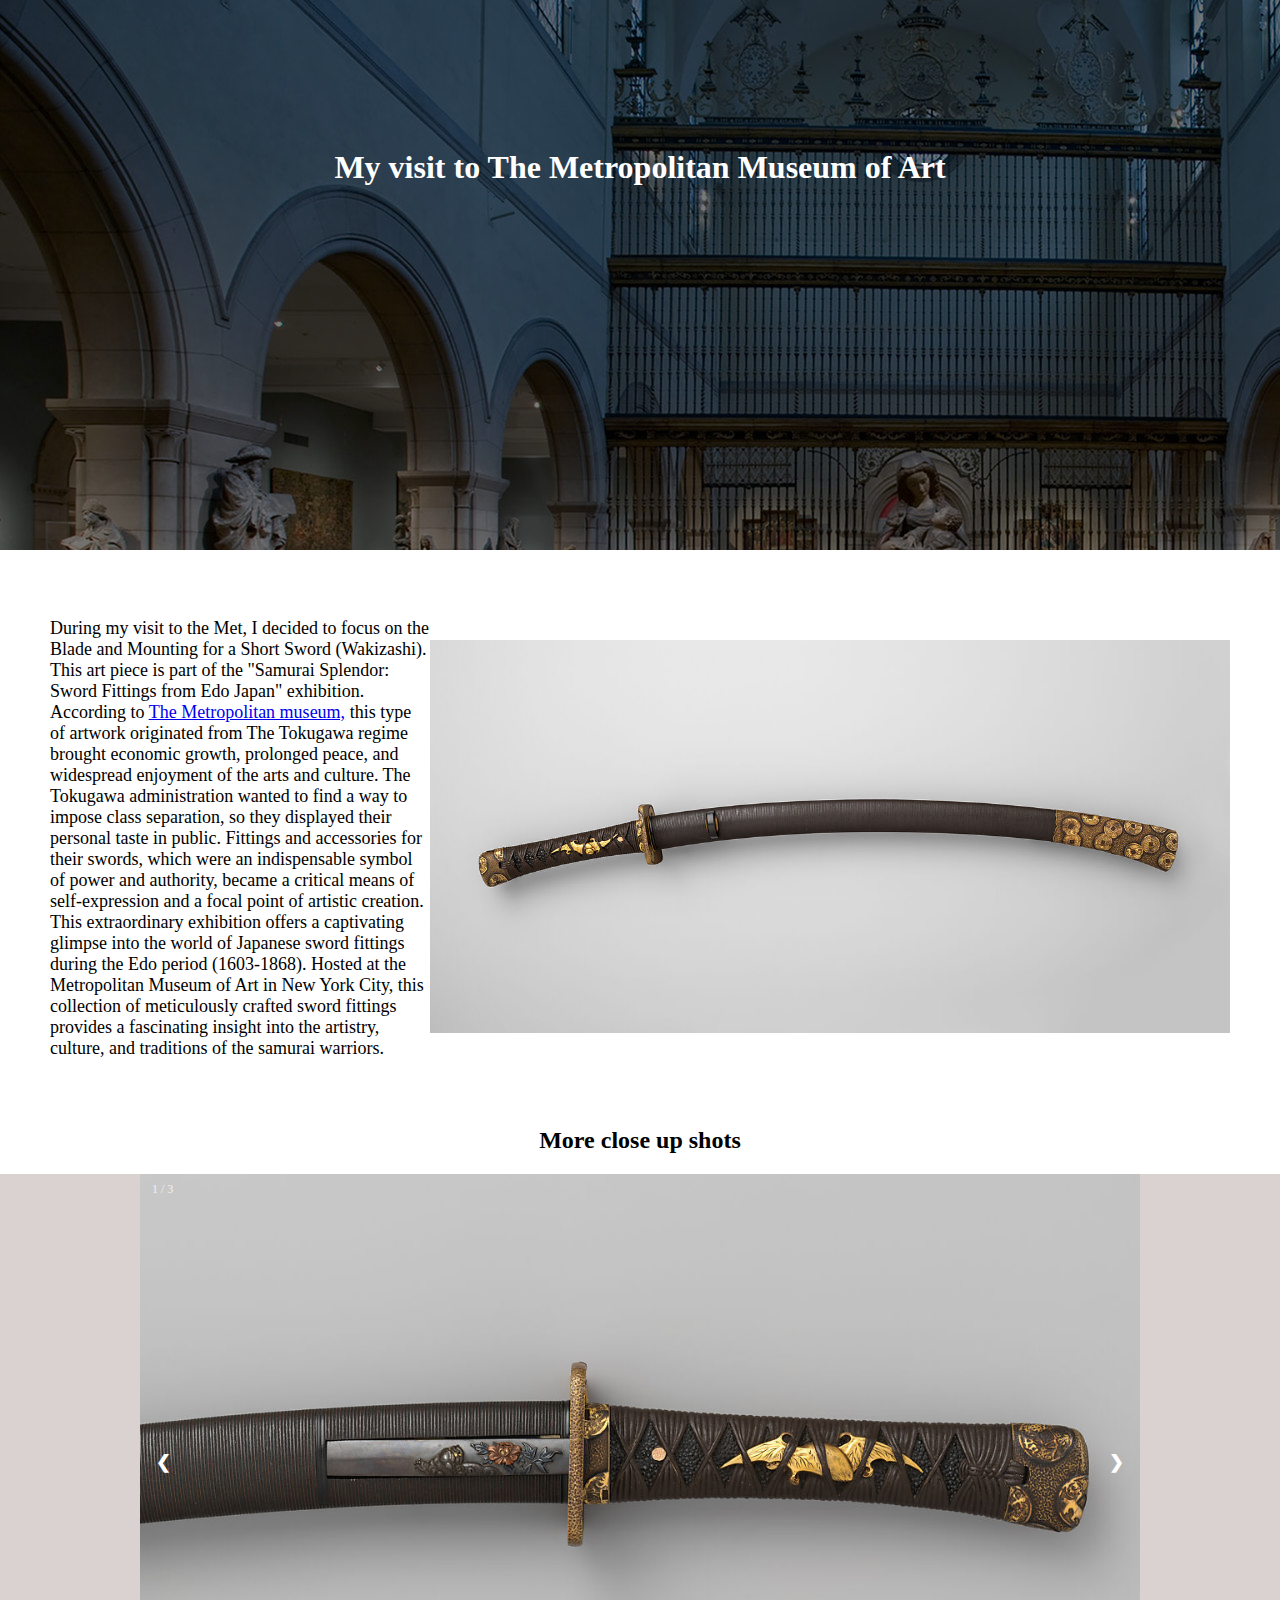
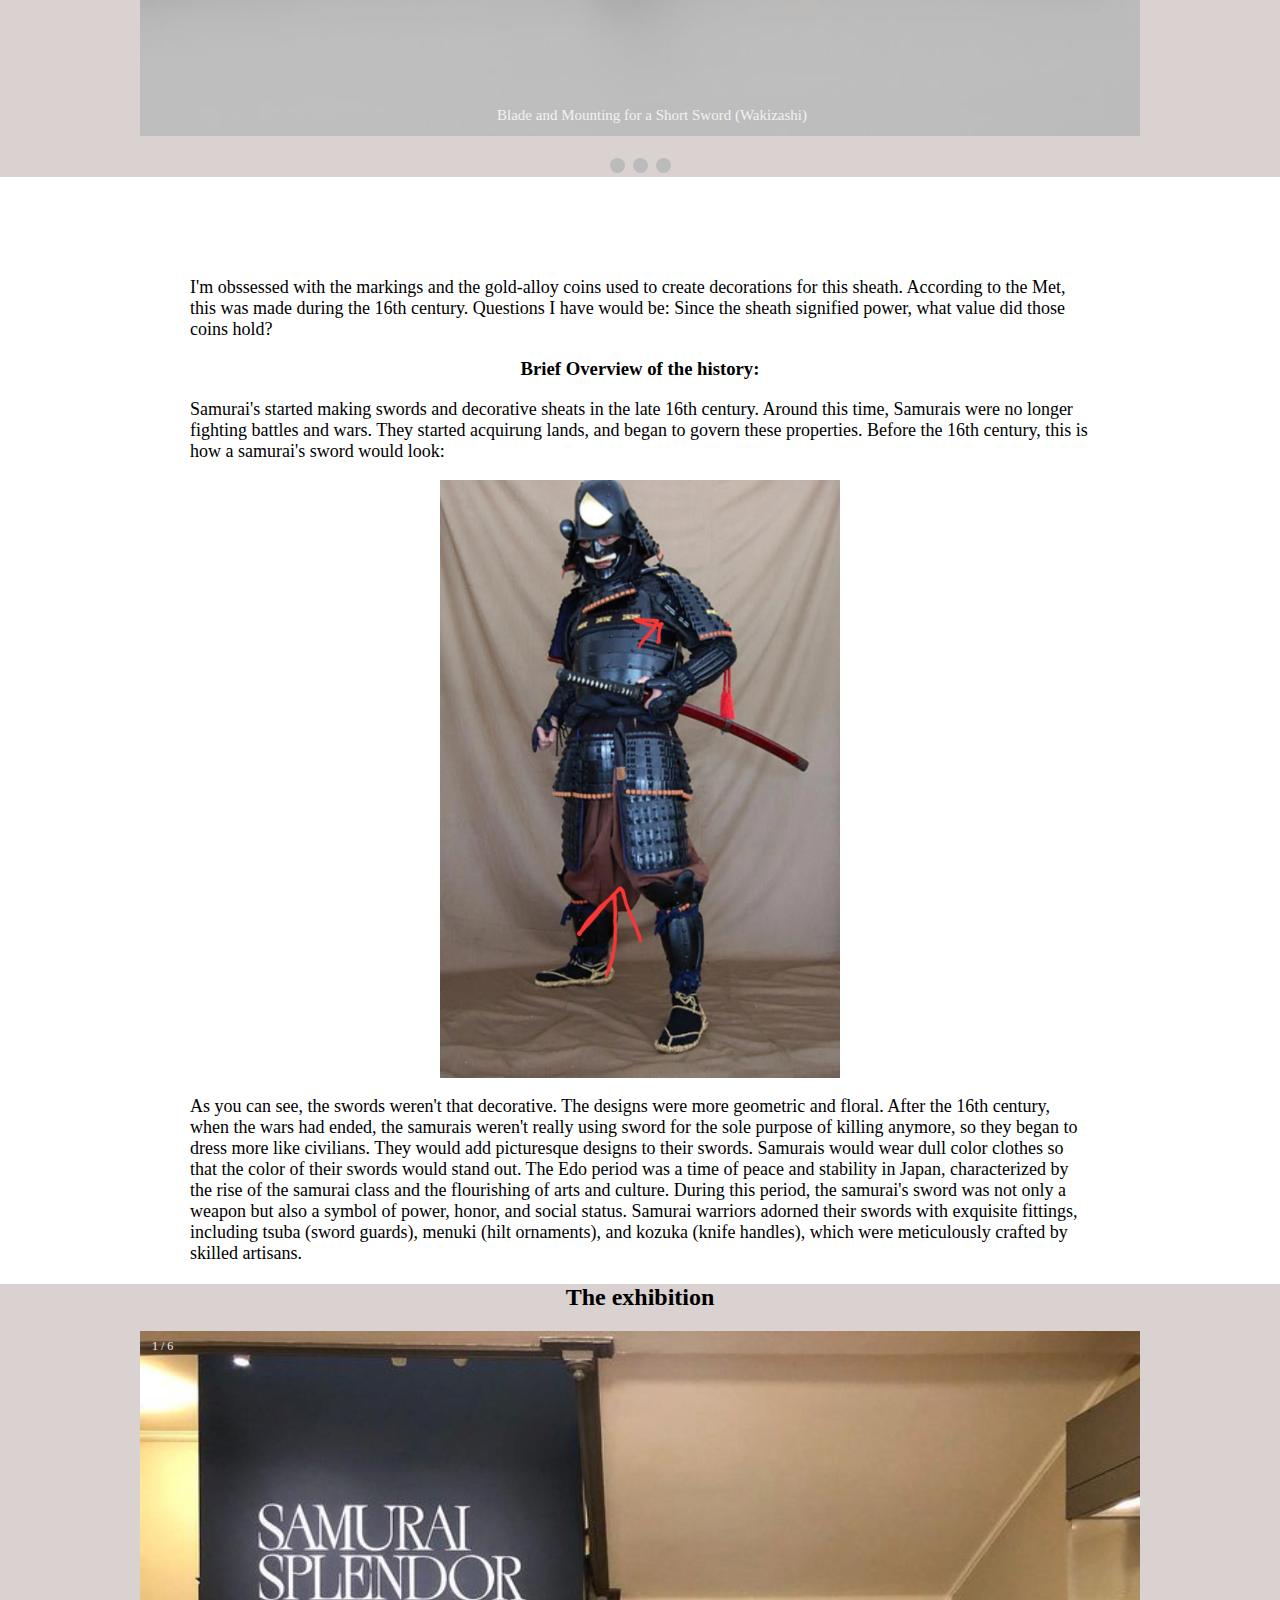
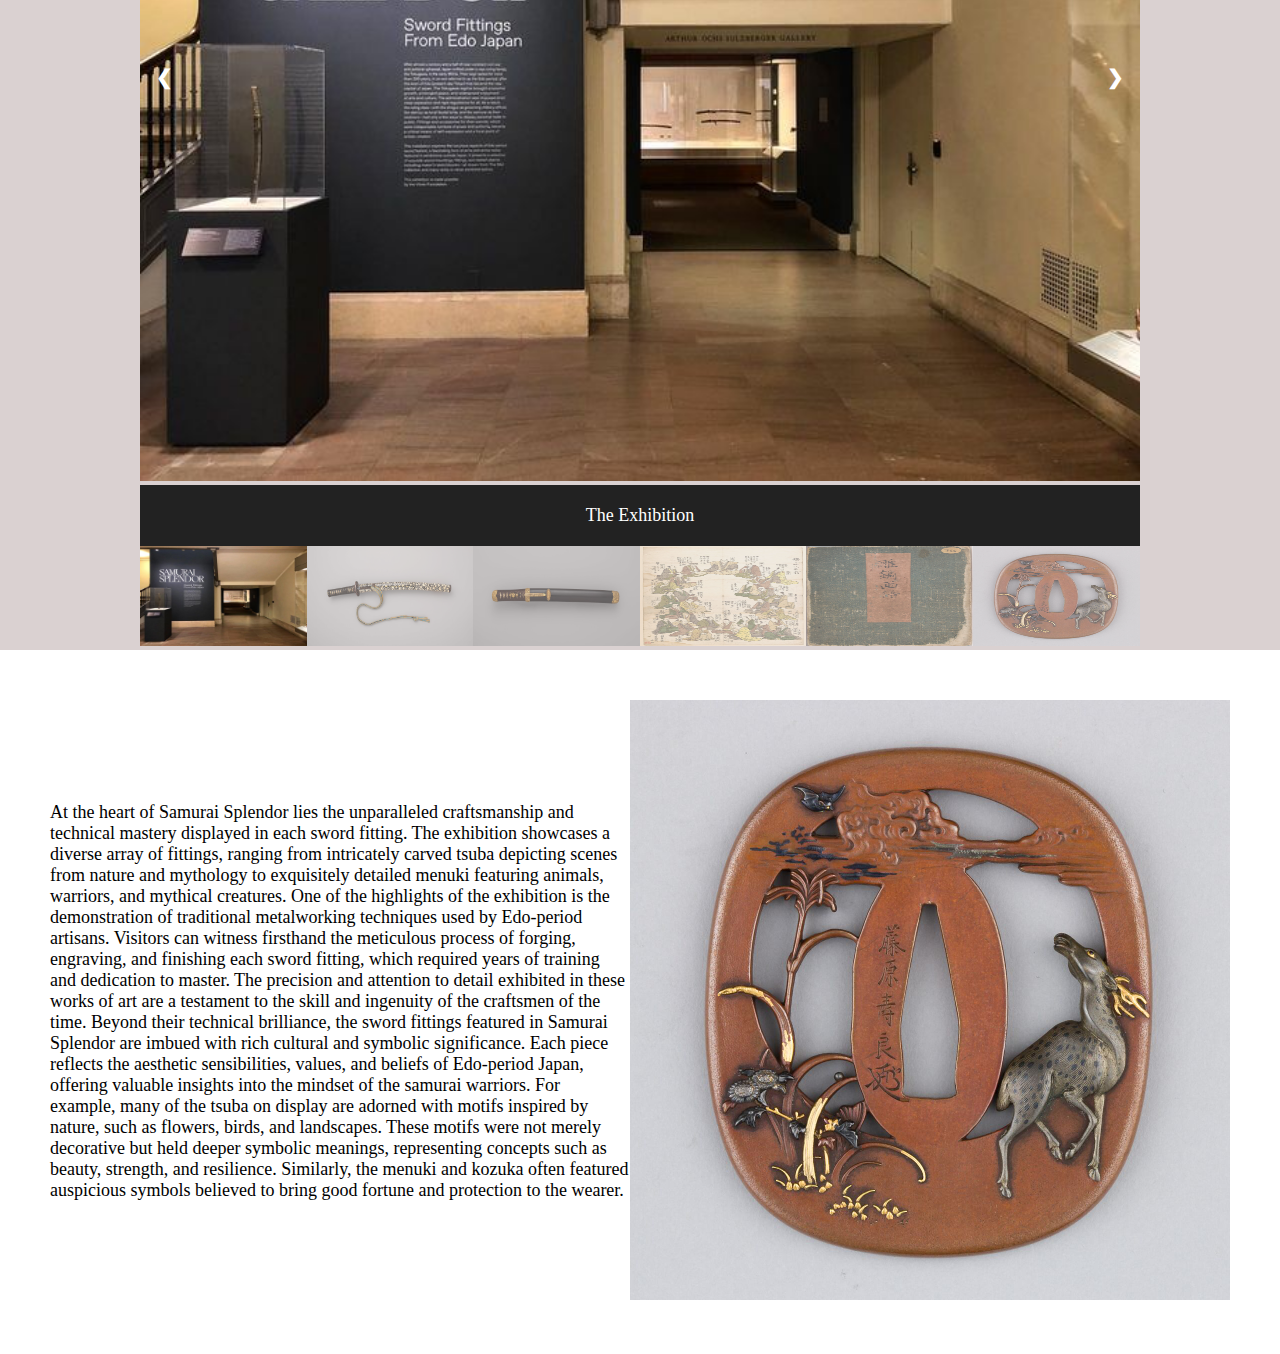
<file: index.html>
<!DOCTYPE html>
<html lang="en">
<head>
    <meta charset="UTF-8">
    <meta name="viewport" content="width=device-width, initial-scale=1.0">
    <title>My visit to the Metropoiltan museum of Art</title>
    <link rel="stylesheet" href="style.css">
</head>
<body>
    <div class="head">
        <h1 id="titl">My visit to The Metropolitan Museum of Art</h1>

    </div>
    <div class="main">
        <div class="text3">
            <p>
                During my visit to the Met, I decided to focus on the Blade and Mounting for a Short Sword (Wakizashi). This art piece is part of the "Samurai Splendor: Sword Fittings from Edo Japan" exhibition. According to <a href="https://www.metmuseum.org/exhibitions/samurai-splendor">The Metropolitan museum,</a> this type of artwork originated from The Tokugawa regime brought economic growth, prolonged peace, and widespread enjoyment of the arts and culture. The Tokugawa administration wanted to find a way to impose class separation, so they displayed their personal taste in public. Fittings and accessories for their swords, which were an indispensable symbol of power and authority, became a critical means of self-expression and a focal point of artistic creation. This extraordinary exhibition  offers a captivating glimpse into the world of Japanese sword fittings during the Edo period (1603-1868). Hosted at the Metropolitan Museum of Art in New York City, this collection of meticulously crafted sword fittings provides a fascinating insight into the artistry, culture, and traditions of the samurai warriors.
            </p>
        </div>
        <div class="picture">
            <img id="img1" src="images/main-image.jpeg" alt="">
        </div>
    </div>

    <div id="tact">
        <h2>More close up shots</h2>
    </div>
    <section class="sect">
    <div class="slideshow-container">

        <!-- Full-width images with number and caption text -->
        <div class="mySlides fade">
          <div class="numbertext">1 / 3</div>
          <img src="images/closeUp.jpeg" style="width:100%">
          <div class="text">Blade and Mounting for a Short Sword (Wakizashi)</div>
        </div>
      
        <div class="mySlides fade">
          <div class="numbertext">2 / 3</div>
          <img src="images/closeUp2.jpeg" style="width:100%">
          <div class="text">Caption Two</div>
        </div>
      
        <div class="mySlides fade">
          <div class="numbertext">3 / 3</div>
          <img src="images/main-image.jpeg" style="width:100%">
          <div class="text">Caption Three</div>
        </div>
      
        <!-- Next and previous buttons -->
        <a class="prev" onclick="plusSlides(-1)">&#10094;</a>
        <a class="next" onclick="plusSlides(1)">&#10095;</a>
      </div>
      <br>
      
      <!-- The dots/circles -->
      <div style="text-align:center">
        <span class="dot" onclick="currentSlide(1)"></span>
        <span class="dot" onclick="currentSlide(2)"></span>
        <span class="dot" onclick="currentSlide(3)"></span>
      </div>
    </section> 
    <div class="question">
        <p>
            I'm obssessed with the markings and the gold-alloy coins used to create decorations for this sheath. According to the Met, this was made during the 16th century. Questions I have would be:
            Since the sheath signified power, what value did those coins hold?
        </p>
        <h3 style="text-align: center;">Brief Overview of the history:</h3>
        <p>
            Samurai's started making swords and decorative sheats in the late 16th century. Around this time, Samurais were no longer fighting battles and wars. They started acquirung lands, and began to govern these properties.
            Before the 16th century, this is how a samurai's sword would look:
        </p>
        <img id="armor" src="images/armor.webp" alt="">
        <p>
            As you can see, the swords weren't that decorative. The designs were more geometric and floral. After the 16th century, when the wars had ended, the samurais weren't really using sword for the sole purpose of killing anymore, so they began to dress more like civilians. They would add picturesque designs to their swords. Samurais would wear dull color clothes so that the color of their swords would stand out. The Edo period was a time of peace and stability in Japan, characterized by the rise of the samurai class and the flourishing of arts and culture. During this period, the samurai's sword was not only a weapon but also a symbol of power, honor, and social status. Samurai warriors adorned their swords with exquisite fittings, including tsuba (sword guards), menuki (hilt ornaments), and kozuka (knife handles), which were meticulously crafted by skilled artisans.
        </p>
    </div>

    <div class="sect2">
        <h2 style="text-align: center;">The exhibition</h2>
        


        <div class="container">

            <!-- Full-width images with number text -->
            <div class="mySlides2">
              <div class="numbertext">1 / 6</div>
                <img src="images/exhibition.jpg" style="width:100%">
            </div>
          
            <div class="mySlides2">
              <div class="numbertext">2 / 6</div>
                <img class="pic4" src="images/exhibition2.jpeg" style="width:100%">
            </div>
          
            <div class="mySlides2">
              <div class="numbertext">3 / 6</div>
                <img class="pic4" src="images/exhibition3.jpeg" style="width:100%">
            </div>
          
            <div class="mySlides2">
              <div class="numbertext">4 / 6</div>
                <img class="pic4" src="images/exhibition4.jpeg" style="width:100%">
            </div>
          
            <div class="mySlides2">
              <div class="numbertext">5 / 6</div>
                <img class="pic4" src="images/exhibition5.jpeg" style="width:100%">
            </div>
            <div class="mySlides2">
              <div class="numbertext">5 / 6</div>
                <img class="pic4" src="images/exhibition6.jpeg" style="width:100%">
            </div>
            <div class="mySlides2">
              <div class="numbertext">5 / 6</div>
                <img class="pic4" src="images/exhibition7.jpeg" style="width:100%">
            </div>
            <!-- Next and previous buttons -->
            <a class="prev2" onclick="plusSlides(-1)">&#10094;</a>
            <a class="next2" onclick="plusSlides(1)">&#10095;</a>
          
            <!-- Image text -->
            <div class="caption-container">
              <p id="caption"></p>
            </div>
          
            <!-- Thumbnail images -->
            <div class="row">
              <div class="column">
                <img class="demo cursor class3" src="images/exhibition.jpg" style="width:100%" onclick="currentSlide(1)" alt="The Exhibition">
              </div>
              <div class="column">
                <img class="demo cursor class3" src="images/exhibition2.jpeg" style="width:100%" onclick="currentSlide(2)" alt="グリ彫金具脇指拵 Blade and Mounting for a Short Sword (<i>Wakizashi</i>)">
              </div>
              <div class="column">
                <img class="demo cursor class3" src="images/exhibition3.jpeg" style="width:100%" onclick="currentSlide(3)" alt="金魚子地秋草図金具合口拵・付銀刀 Blade and Mounting for a Dagger">
              </div>
              <div class="column">
                <img class="demo cursor class3" src="images/exhibition4.jpeg" style="width:100%" onclick="currentSlide(4)" alt="Portraits of Twenty-eight Metal Artists">
              </div>
              <div class="column">
                <img class="demo cursor class3" src="images/exhibition5.jpeg" style="width:100%" onclick="currentSlide(5)" alt="Album of Designs for Metal Carving">
              </div>
              <div class="column">
                <img class="demo cursor class3" src="images/exhibition6.jpeg" style="width:100%" onclick="currentSlide(6)" alt="Album of Designs for Metal Carving">
              </div>
              <!-- <div class="column">
                <img class="demo cursor" src="images/exhibition7.jpeg" style="width:100%" onclick="currentSlide(7)" alt="唐草図鐔 Sword Guard (<i>Tsuba</i>)">
              </div> -->
            </div>
        </div>
    </div>
    <div class="sidebyside">
        <div class="leftS">
            <p class="te">
                At the heart of Samurai Splendor lies the unparalleled craftsmanship and technical mastery displayed in each sword fitting. The exhibition showcases a diverse array of fittings, ranging from intricately carved tsuba depicting scenes from nature and mythology to exquisitely detailed menuki featuring animals, warriors, and mythical creatures. One of the highlights of the exhibition is the demonstration of traditional metalworking techniques used by Edo-period artisans. Visitors can witness firsthand the meticulous process of forging, engraving, and finishing each sword fitting, which required years of training and dedication to master. The precision and attention to detail exhibited in these works of art are a testament to the skill and ingenuity of the craftsmen of the time. Beyond their technical brilliance, the sword fittings featured in Samurai Splendor are imbued with rich cultural and symbolic significance. Each piece reflects the aesthetic sensibilities, values, and beliefs of Edo-period Japan, offering valuable insights into the mindset of the samurai warriors.
                For example, many of the tsuba on display are adorned with motifs inspired by nature, such as flowers, birds, and landscapes. These motifs were not merely decorative but held deeper symbolic meanings, representing concepts such as beauty, strength, and resilience. Similarly, the menuki and kozuka often featured auspicious symbols believed to bring good fortune and protection to the wearer.
            </p>
        </div>
        <div class="rightS">
            <img id="img6" src="images/exhibition6.jpeg" alt="">
        </div>
    </div>
<script src="script.js"></script>
</body>
</html>
</file>
<file: style.css>
body{
    margin: 0;
}
.head{
    background-image: linear-gradient(rgba(0, 0, 0, 0.527),rgba(0, 0, 0, 0.5)), url("images/Marquee.jpg");
    position:relative;
    overflow:hidden;
    height:50vw;
    min-height:400px;
    max-height:550px;
    min-width:300px;
    text-align: center;

}

#titl{
    color: white;
    padding-top: 10%;
}
.main{
    display: flex;
    align-items: center;
    justify-content: center;
    margin: 50px;
}

.sidebyside{
    display: flex;
    align-items: center;
    justify-content: center;
    margin: 50px;
}
#img1{
    max-width: 800px;
    max-height: 800px;
}

#img6{
    max-width: 600px;
    max-height: 600px;
}
p{
    font-size: large;
}
#tact{
    text-align: center;
}
.sect{
    background-color: #dad1d1;

}

#armor{
    width: 400px;
    display: block;
    margin-left: auto;
    margin-right: auto;
}
.question{
    margin-left: 190px;
    margin-right: 190px;
    margin-top: 100px;
}
.slideshow-container {
    max-width: 1000px;
    position: relative;
    margin: auto;
  }
  
  /* Hide the images by default */
  .mySlides {
    display: none;
  }
  
  /* Next & previous buttons */
  .prev, .next {
    cursor: pointer;
    position: absolute;
    top: 50%;
    width: auto;
    margin-top: -22px;
    padding: 16px;
    color: white;
    font-weight: bold;
    font-size: 18px;
    transition: 0.6s ease;
    border-radius: 0 3px 3px 0;
    user-select: none;
  }
  
  /* Position the "next button" to the right */
  .next {
    right: 0;
    border-radius: 3px 0 0 3px;
  }
  
  /* On hover, add a black background color with a little bit see-through */
  .prev:hover, .next:hover {
    background-color: rgba(0,0,0,0.8);
  }
  
  /* Caption text */
  .text {
    color: #f2f2f2;
    font-size: 15px;
    padding: 8px 12px;
    position: absolute;
    bottom: 8px;
    width: 100%;
    text-align: center;
  }
  
  /* Number text (1/3 etc) */
  .numbertext {
    color: #f2f2f2;
    font-size: 12px;
    padding: 8px 12px;
    position: absolute;
    top: 0;
  }
  
  /* The dots/bullets/indicators */
  .dot {
    cursor: pointer;
    height: 15px;
    width: 15px;
    margin: 0 2px;
    background-color: #bbb;
    border-radius: 50%;
    display: inline-block;
    transition: background-color 0.6s ease;
  }
  
  .active, .dot:hover {
    background-color: #717171;
  }
  
  /* Fading animation */
  .fade {
    animation-name: fade;
    animation-duration: 1.5s;
  }
  
  @keyframes fade {
    from {opacity: .4}
    to {opacity: 1}
  }





  .container {
    position: relative;
    max-width: 1000px;
    margin: auto;
    
  }
  .sect2{
    background-color: #dad1d1;

  }
  
  /* Hide the images by default */
  .mySlides2 {
    display: none;
  }
  
  /* Add a pointer when hovering over the thumbnail images */
  .cursor {
    cursor: pointer;
  }
  
  /* Next & previous buttons */
  .prev2,
  .next2 {
    cursor: pointer;
    position: absolute;
    top: 40%;
    width: auto;
    padding: 16px;
    margin-top: -50px;
    color: white;
    font-weight: bold;
    font-size: 20px;
    border-radius: 0 3px 3px 0;
    user-select: none;
    -webkit-user-select: none;
  }
  
  /* Position the "next button" to the right */
  .next2 {
    right: 0;
    border-radius: 3px 0 0 3px;
  }
  
  /* On hover, add a black background color with a little bit see-through */
  .prev2:hover,
  .next2:hover {
    background-color: rgba(0, 0, 0, 0.8);
  }
  
  /* Number text (1/3 etc) */
  .numbertext {
    color: #f2f2f2;
    font-size: 12px;
    padding: 8px 12px;
    position: absolute;
    top: 0;
  }
  
  /* Container for image text */
  .caption-container {
    text-align: center;
    background-color: #222;
    padding: 2px 16px;
    color: white;
  }
  
  /* .row{
    max-width: 500px;
  } */
  .row:after {
    content: "";
    display: table;
    clear: both;
  }
  
  /* Six columns side by side */
  .column {
    float: left;
    width: 16.66%;
  }
  
  /* Add a transparency effect for thumnbail images */
  .demo {
    opacity: 0.6;
  }
  
  .active,
  .demo:hover {
    opacity: 1;
  }
.pic4{
    width: 1000px;
    height: 750px;
}

.class3{
    width: 500px;
    height: 100px;
}
</file>
